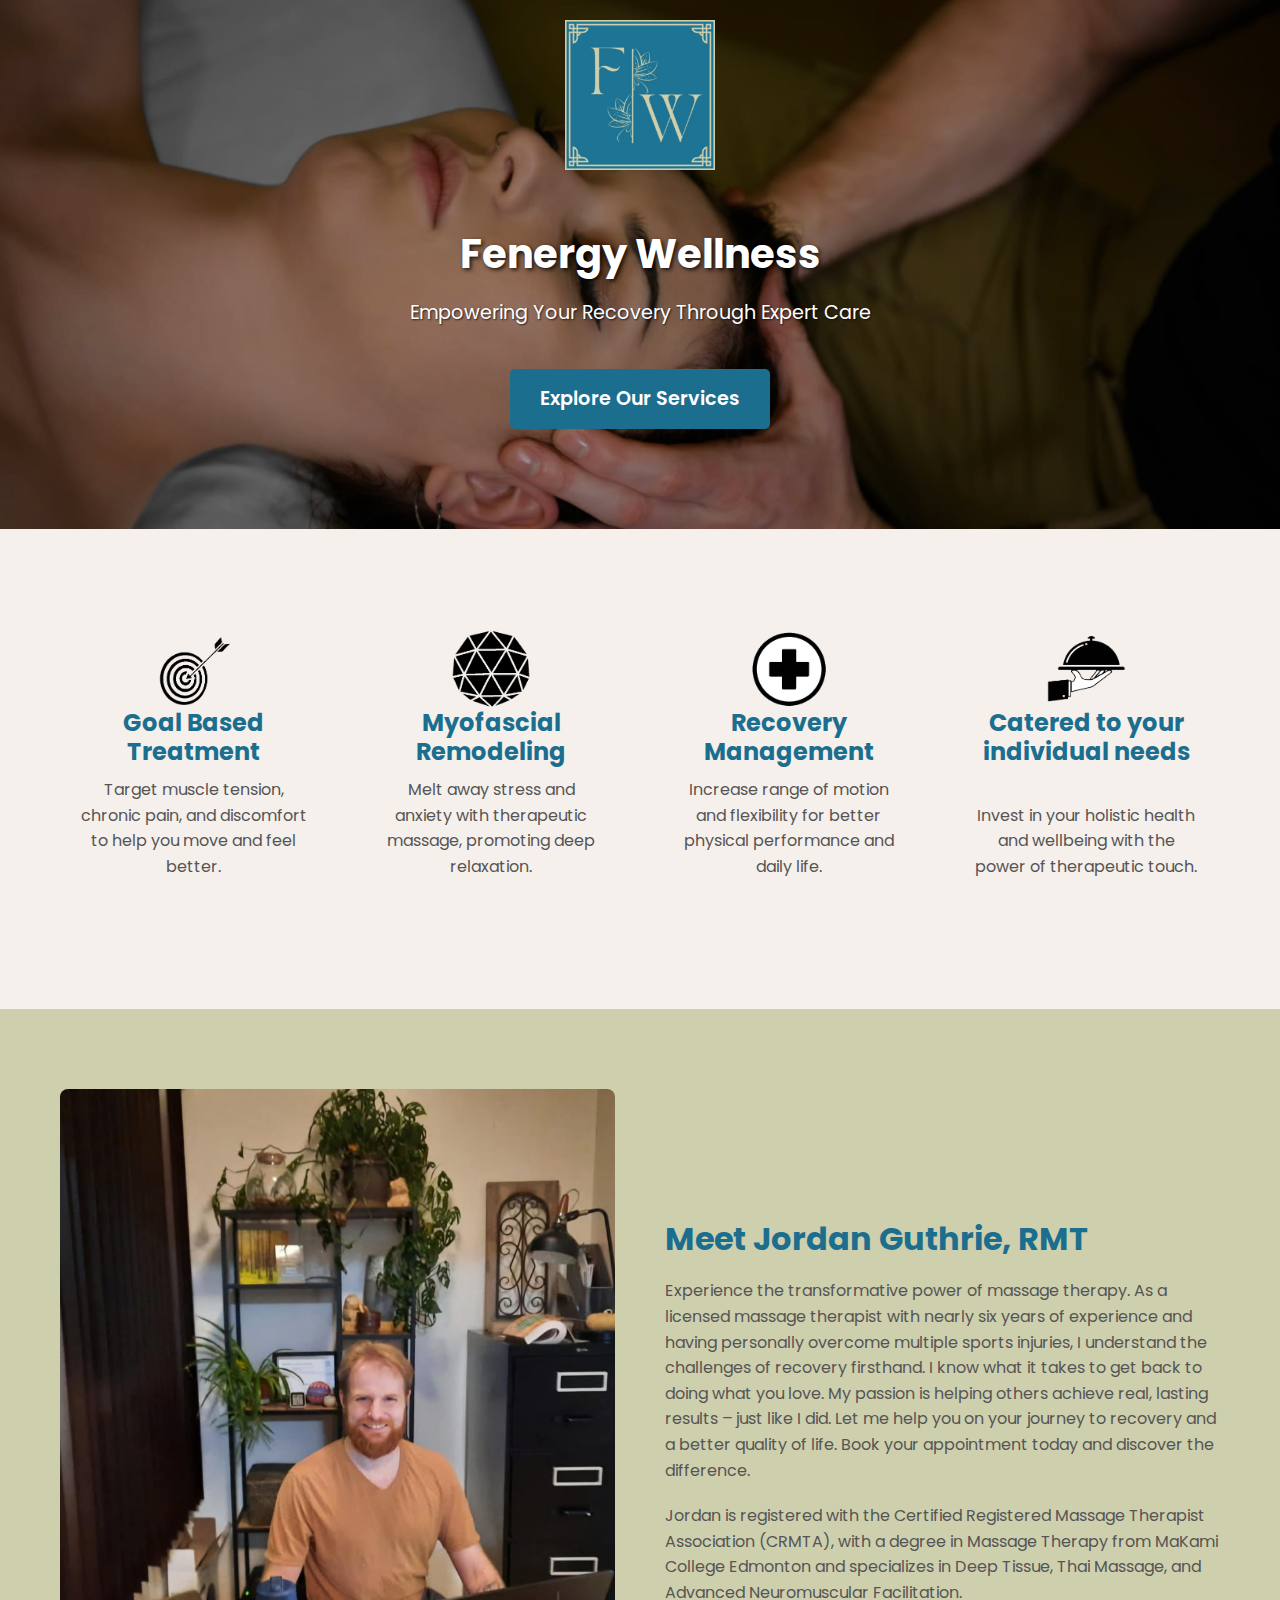
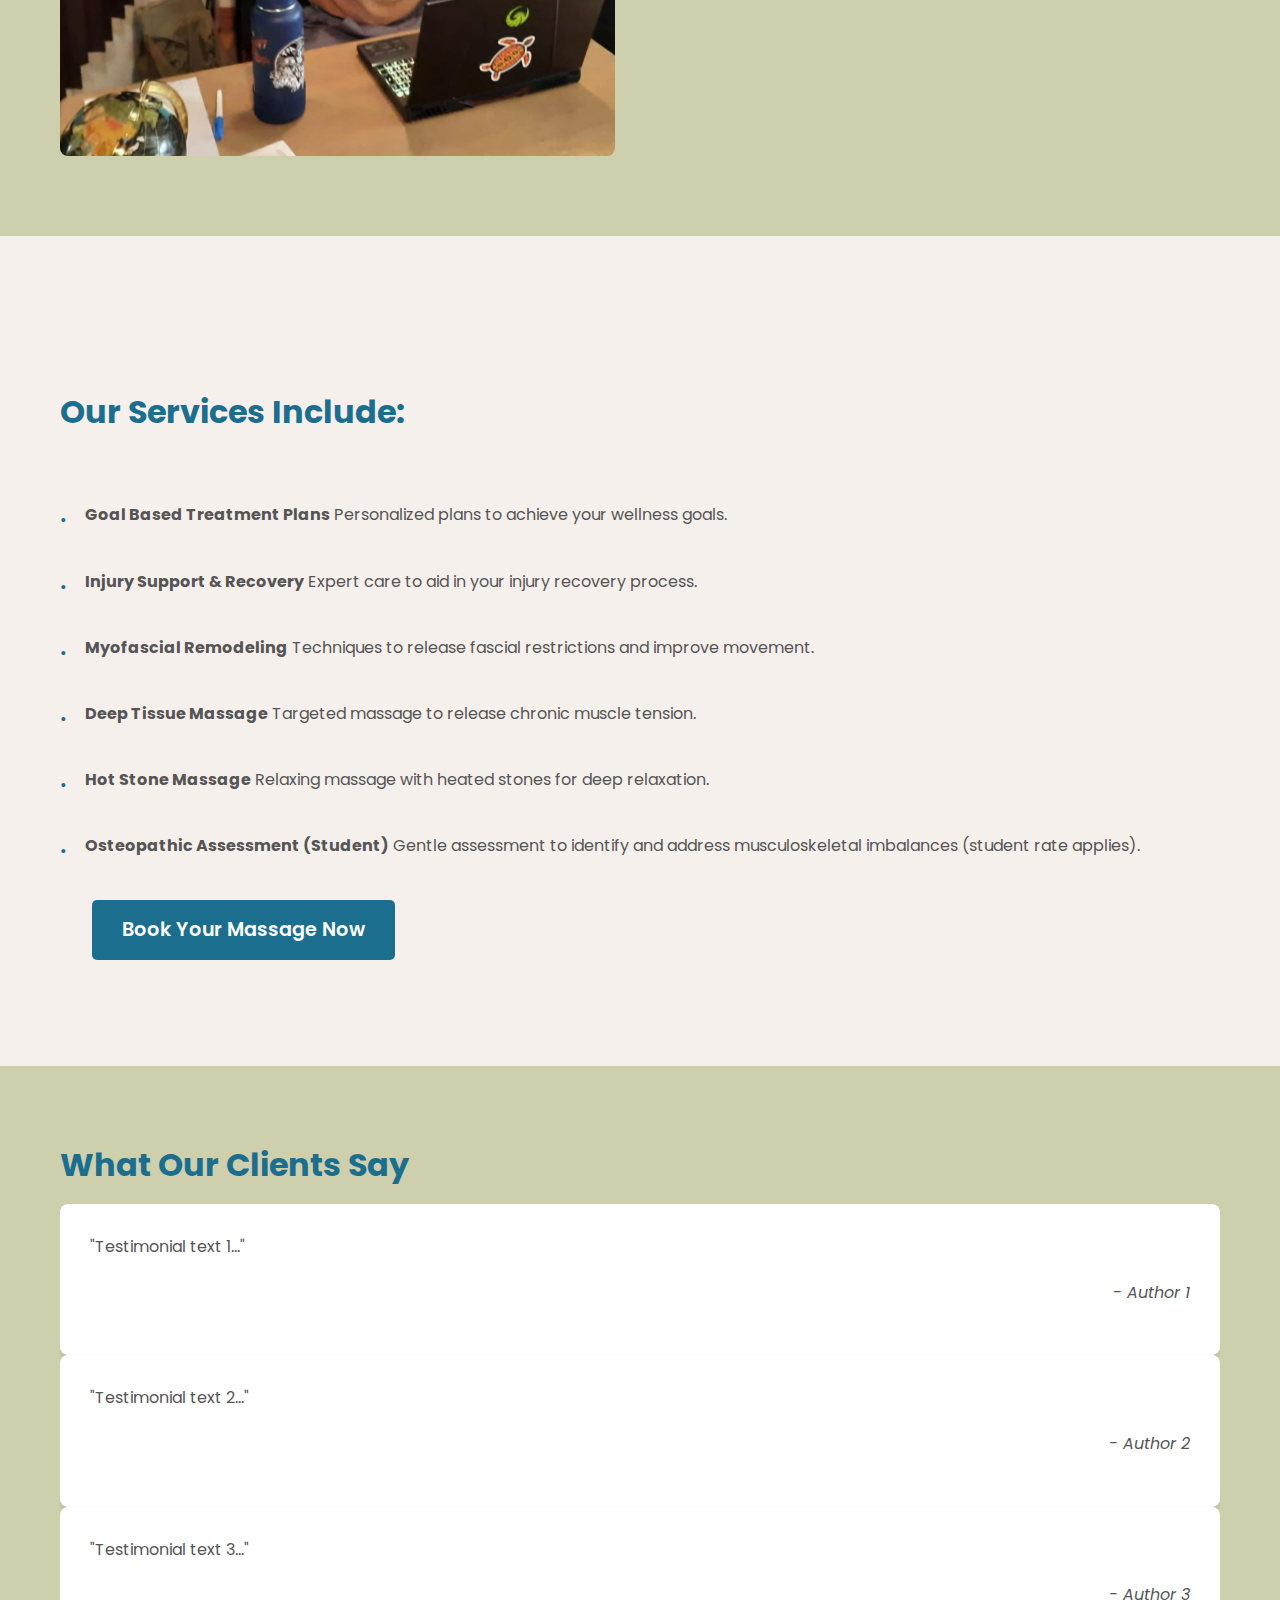
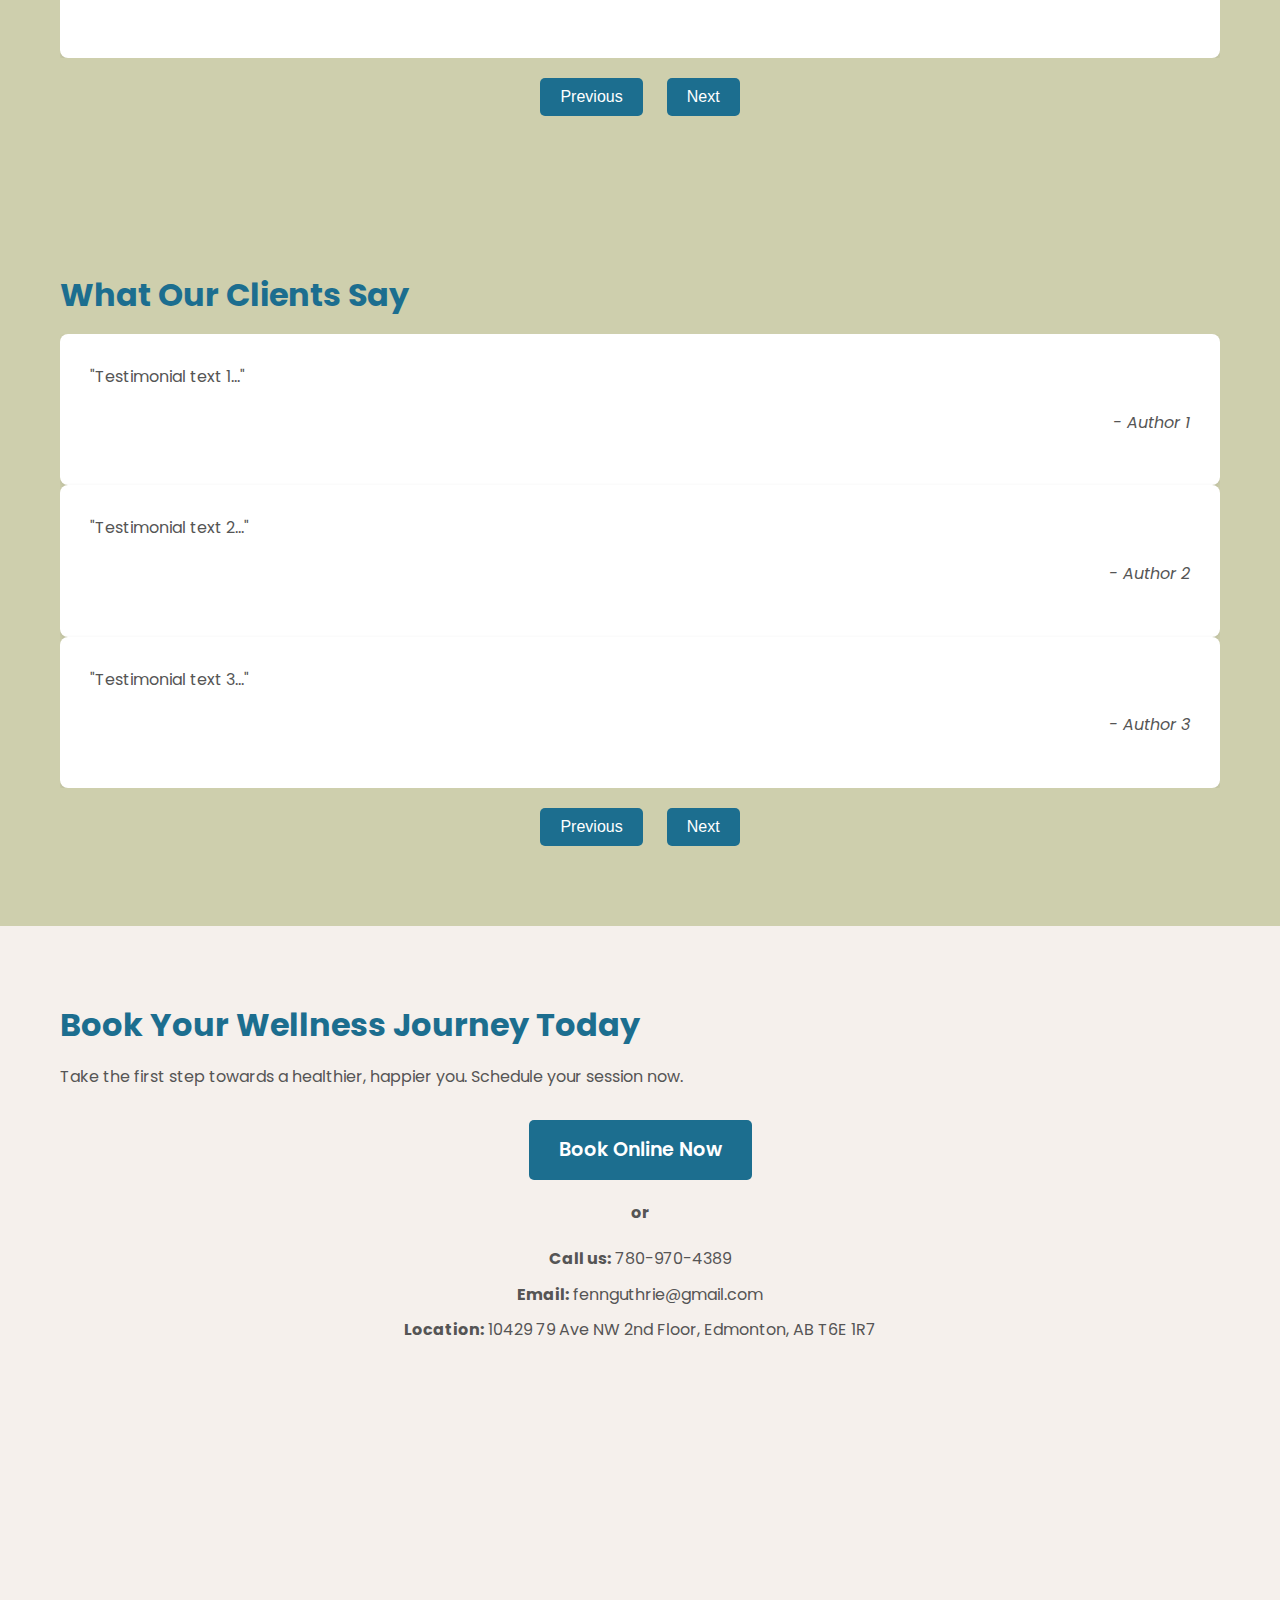
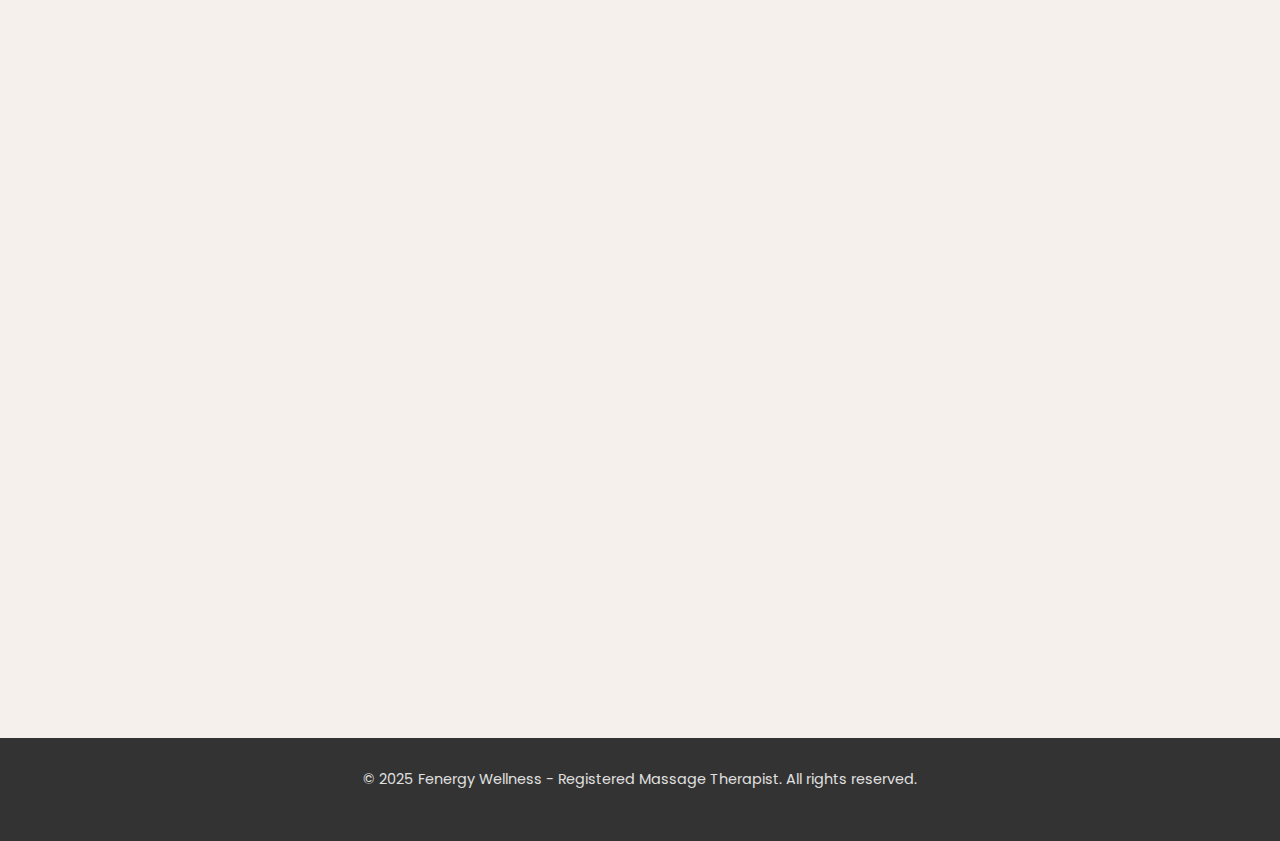
<file: index.html>
<!DOCTYPE html>
<html lang="en">
<head>
    <meta charset="UTF-8">
    <meta name="viewport" content="width=device-width, initial-scale=1.0">
    <title>Fenergy Wellness - Registered Massage Therapist</title>
    <link rel="stylesheet" href="style.css">
    <link rel="preconnect" href="https://fonts.googleapis.com">
    <link rel="preconnect" href="https://fonts.gstatic.com" crossorigin>
    <link href="https://fonts.googleapis.com/css2?family=Poppins:wght@400;600;700&family=Roboto:wght@400;500&display=swap" rel="stylesheet">
</head>
<body>
    <script src="script.js"></script>
    <header class="hero">
        <div class="hero-content">
            <img src="Images/Fenergy_logo.jpg" alt="Fenergy Wellness Logo" class="hero-logo">
            <h1>Fenergy Wellness</h1>
            <p class="hero-subheadline">Empowering Your Recovery Through Expert Care</p>
            <a href="https://fenergywellness.clinicsense.com/book/" class="button primary-button large-button">Explore Our Services</a>
        </div>
    </header>

    <section class="benefits section-padding">
        <div class="container">
              <div class="benefits-grid">
                <div class="benefit-item">
                    <img src="Images/Transparent bullseye.png" alt="Goal Based Treatment Icon" class="benefit-icon-large">
                    <h3>Goal Based Treatment</h3>
                    <p>Target muscle tension, chronic pain, and discomfort to help you move and feel better.</p>
                </div>
                <div class="benefit-item">
                    <img src="Images/Transparent triangle.png" alt="Myofascial Remodeling Icon" class="benefit-icon-large">
                    <h3>Myofascial Remodeling</h3>
                    <p>Melt away stress and anxiety with therapeutic massage, promoting deep relaxation.</p>
                </div>
                <div class="benefit-item">
                    <img src="Images/Transparent plus.png" alt="Recovery Management Icon">
                    <h3>Recovery Management</h3>
                    <p>Increase range of motion and flexibility for better physical performance and daily life.</p>
                </div>
                <div class="benefit-item">
                    <img src="Images/Transparent tray.png" alt="Catered To You Icon" class="benefit-icon-large">
                    <h3>Catered to your individual needs</h3>
                    <p>Invest in your holistic health and wellbeing with the power of therapeutic touch.</p>
                </div>
            </div>
        </div>
    </section>

    <section class="about section-padding bg-light">
        <div class="container">
            <div class="about-content">
                <div class="about-image">
                    <img src="Images/Fenn_headshot.jpg" alt="Registered Massage Therapist Image">
                </div>
                <div class="about-text">
                    <h2>Meet Jordan Guthrie, RMT</h2>
                    <p>Experience the transformative power of massage therapy.  As a licensed massage therapist with nearly six years of experience and having personally overcome multiple sports injuries, I understand the challenges of recovery firsthand.  I know what it takes to get back to doing what you love.  My passion is helping others achieve real, lasting results – just like I did. Let me help you on your journey to recovery and a better quality of life.  Book your appointment today and discover the difference.</p>
                    <p>Jordan is registered with the Certified Registered Massage Therapist Association (CRMTA), with a degree in Massage Therapy from MaKami College Edmonton and specializes in Deep Tissue, Thai Massage, and Advanced Neuromuscular Facilitation.</p>
                </div>
            </div>
        </div>
    </section>
</section>    
 
    
   <section class="services section-padding">
        <div class="container">
            <h2>Our Services Include:</h2>
                <ul class="services-list">
                <li><strong>Goal Based Treatment Plans</strong> Personalized plans to achieve your wellness goals.</li>
                <li><strong>Injury Support &amp; Recovery</strong> Expert care to aid in your injury recovery process.</li>
                <li><strong>Myofascial Remodeling</strong> Techniques to release fascial restrictions and improve movement.</li>
                <li><strong>Deep Tissue Massage</strong> Targeted massage to release chronic muscle tension.</li>
                <li><strong>Hot Stone Massage</strong> Relaxing massage with heated stones for deep relaxation.</li>
                <li><strong>Osteopathic Assessment (Student)</strong> Gentle assessment to identify and address musculoskeletal imbalances (student rate applies).</li>
            </ul>
            <a href="https://fenergywellness.clinicsense.com/book/" class="button primary-button large-button">Book Your Massage Now</a>
        </div>
    </section>


<section class="testimonials section-padding bg-light">
    <div class="container">
        <h2>What Our Clients Say</h2>
        <div class="testimonial-carousel">
            <div class="testimonial-slide"> <div class="testimonial-item"> <p>"Testimonial text 1..."</p>
                    <p class="testimonial-author">- Author 1</p>
                </div>
            </div>
            <div class="testimonial-slide"> <div class="testimonial-item"> <p>"Testimonial text 2..."</p>
                    <p class="testimonial-author">- Author 2</p>
                </div>
            </div>
            <div class="testimonial-slide"> <div class="testimonial-item"> <p>"Testimonial text 3..."</p>
                    <p class="testimonial-author">- Author 3</p>
                </div>
            </div>
        </div>
        <div class="carousel-navigation">
            <button class="prev-slide">Previous</button>
            <button class="next-slide">Next</button>
        </div>
    </div>
</section>

<section class="testimonials section-padding bg-light">
    <div class="container">
        <h2>What Our Clients Say</h2>
        <div class="testimonial-carousel">
            <div class="testimonial-slide"> <div class="testimonial-item"> <p>"Testimonial text 1..."</p>
                    <p class="testimonial-author">- Author 1</p>
                </div>
            </div>
            <div class="testimonial-slide"> <div class="testimonial-item"> <p>"Testimonial text 2..."</p>
                    <p class="testimonial-author">- Author 2</p>
                </div>
            </div>
            <div class="testimonial-slide"> <div class="testimonial-item"> <p>"Testimonial text 3..."</p>
                    <p class="testimonial-author">- Author 3</p>
                </div>
            </div>
        </div>
        <div class="carousel-navigation">
            <button class="prev-slide">Previous</button>
            <button class="next-slide">Next</button>
        </div>
    </div>
</section>

    <section class="booking section-padding" id="book-now">
        <div class="container">
            <h2>Book Your Wellness Journey Today</h2>
            <p class="section-description">Take the first step towards a healthier, happier you. Schedule your session now.</p>
            <div class="booking-options">
                <a href="https://fenergywellness.clinicsense.com/book/" class="button primary-button large-button">Book Online Now</a>
                <p class="or-separator">or</p>
                <div class="contact-details">
                    <p><strong>Call us:</strong> <a href="tel:[Phone Number]">780-970-4389</a></p>
                    <p><strong>Email:</strong> <a href="mailto:[Email Address]">fennguthrie@gmail.com</a></p>
                    <p><strong>Location:</strong> 10429 79 Ave NW 2nd Floor, Edmonton, AB T6E 1R7 </a></p>
    
                    <div class="booking-map-container">                        
                       <iframe src="https://www.google.com/maps/embed?pb=!1m18!1m12!1m3!1d2372.3916955536424!2d-113.4997547!3d53.5150611!2m3!1f0!2f0!3f0!3m2!1i1024!2i768!4f13.1!3m3!1m2!1s0x53a023061a57550f%3A0x71eb9d4327f91189!2sFenergy%20Wellness%20-%20Registered%20Massage%20Therapist!5e0!3m2!1sen!2sca!4v1739679423065!5m2!1sen!2sca" width="600" height="450" style="border:0;" allowfullscreen="" loading="lazy" referrerpolicy="no-referrer-when-downgrade"></iframe>
                    </div></a></p> 
            </div>
        </div>
    </section>

    <footer class="footer">
        <div class="container">
            <p>© 2025 Fenergy Wellness - Registered Massage Therapist. All rights reserved.</p>
        </div>
    </footer>
</section>

</body>
</html>
</file>
<file: style.css>
/* Updated style.css */

/* Reset and Basic Styling */
*, *::before, *::after {
    box-sizing: border-box;
    margin: 0;
    padding: 0;
}

/* --- Color Palette CSS Variables (Serene Wellness) --- */
:root {
    --primary-color: #1C6E8F;         /* Deep Blue-Green */
    --secondary-color-1: #F5F0EC;      /* Warm Beige/Cream */
    --secondary-color-2: #E0E0E0;      /* Light Gray */
    --accent-color: #B2BEB5;           /* Muted Sage Green */
    --text-color-dark: #333;           /* Dark Gray for primary text (like headings) */
    --text-color-light: #555;          /* Lighter Gray for secondary text, body copy */
    --background-light: #CECFAD;       /* Light Background (like for sections) */
    --background-hero: #e0f7fa;        /* Hero Section Background (light cyan/teal - we can keep this or adjust with palette) */
    --white: #fff;                    /* Pure White */
}

body {
    font-family: 'Poppins', sans-serif; /* Or 'Roboto', sans-serif for body text */
    line-height: 1.6;
    color: var(--text-color-light);
    background-color: var(--secondary-color-1); /* Main body background set to white */
}

img {
    max-width: 100%;
    display: block; /* Prevents extra space below images */
}

a {
    text-decoration: none;
    color: inherit; /* Inherit color from parent */
}

.container {
    max-width: 1200px;
    margin: 0 auto;
    padding: 0 20px; /* Add some side padding on smaller screens */
}

.section-padding {
    padding: 80px 0; /* Top and bottom padding for sections */
}

.section-description {
    color: var(--text-color-light);
    margin-bottom: 30px;
    font-size: 1rem;
}

.bg-light {
    background-color: var(--background-light); /* Light grey background for alternating sections */
}

/* Typography */
h1, h2, h3 {
    font-family: 'Poppins', sans-serif;
    font-weight: 700;
    margin-bottom: 20px;
    line-height: 1.2;
    color: var(--primary-color); /* Headings in primary blue-green */
}

h1 {
    font-size: 2.5rem;
}

h2 {
    font-size: 2rem;
}

h3 {
    font-size: 1.5rem;
}

p {
    margin-bottom: 20px;
}

/* Buttons */
.button {
    display: inline-block;
    padding: 12px 25px;
    border-radius: 5px;
    font-size: 1rem;
    font-weight: 600;
    text-align: center;
    transition: background-color 0.3s ease; /* Smooth hover effect */
}

.primary-button {
    background-color: var(--primary-color); /* Primary buttons in blue-green */
    color: var(--white);
    border: none;
}

.primary-button:hover {
    background-color: var(--background-hero);
}

.large-button {
    font-size: 1.2rem;
    padding: 15px 30px;
}

.mid-page-button-container {
    text-align: center;
    margin-top: 30px;
    margin-bottom: 50px;
}

/* Hero Section */
.hero {
    /* background-color: var(--secondary-color-1);  Beige background removed - using image now */
    background-image: url('Images/Fen head massage.jpeg'); /* Make sure path is correct! */
    background-size: cover;
    background-position: center center;
    background-repeat: no-repeat;
    padding: 20px 0 100px;
    text-align: center;
    position: relative; /* For overlay */
    color: var(--white); /* Default text color in hero section set to white */
}

/* Hero Section - Logo Styling */
.hero-logo {
    max-width: 150px; /* Adjust logo max width as needed */
    height: auto; /* Maintain aspect ratio */
    margin-bottom: 60px; /* Space between logo and headline */
    display: block; /* Center logo horizontally */
    margin-left: auto; /* Center logo horizontally */
    margin-right: auto; /* Center logo horizontally */
}

/* Media query for smaller screens - make logo smaller on mobile */
@media (max-width: 576px) {
    .hero-logo {
        max-width: 120px; /* Smaller logo on mobile */
        margin-bottom: 60px; /* Less space below logo on mobile */
    }
}
.hero::before {
    content: "";
    position: absolute;
    top: 0;
    left: 0;
    width: 100%;
    height: 100%;
    background-color: rgba(0, 0, 0, 0.3); /* Semi-transparent black overlay */
    z-index: 1; /* Behind text content */
}

.hero-content {
    max-width: 800px;
    margin: 0 auto;
    position: relative; /* To be on top of overlay */
    z-index: 2; /* Above overlay */
}

.hero h1 {
    color: var(--white); /* Hero headline white */
    margin-bottom: 20px;
    text-shadow: 2px 2px 4px rgba(0, 0, 0, 0.8); /* Add black text-shadow */
}

.hero-subheadline {
    font-size: 1.2rem;
    color: var(--white); /* Hero subheadline white */
    margin-bottom: 40px;
    text-shadow: 1px 1px 2px rgba(0, 0, 0, 0.7); /* Add slightly less prominent text-shadow */
}

.benefits-grid {
    display: grid;
    grid-template-columns: repeat(auto-fit, minmax(250px, 1fr)); /* Responsive grid */
    gap: 30px;
    text-align: center;
    align-items: stretch; /* Add this line to stretch grid items to equal height */
}

.benefit-item img {
    margin: 0 auto 0; /* Changed to 0 bottom margin */
    /* max-width: 80px;  Removed fixed width/height - using max now for flexibility */
    max-width: 80px;
    max-height: 80px;
    object-fit: contain; /* Scale image to fit within container, maintaining aspect ratio */
}
.benefit-item {
    text-align: center;
    padding: 20px; /* Keep existing padding or adjust as needed */
    padding-bottom: 30px; /* Keep your adjusted bottom padding */
    /* border-radius: 8px; */
    /* background-color: white; */
    /* box-shadow: 0 2px 5px rgba(0, 0, 0, 0.1); */

    display: flex;          /* Enable flexbox for benefit-item */
    flex-direction: column; /* Stack content vertically inside benefit-item */
}

.benefit-item h3 {
    margin-bottom: 10px; /* Keep existing margin-bottom for h3 */
    min-height: 3rem;    /* Add a minimum height to h3 - adjust this value */
    display: flex;        /* Make h3 a flex container itself */
    align-items: center;  /* Vertically center the text within h3 */
    justify-content: center; /* Optionally center text horizontally within h3 if needed */
}

.benefit-item p {
    margin-top: auto;      /* Push paragraphs to the bottom */
}

/* About Section */
.about-content {
    display: grid;
    grid-template-columns: 1fr 1fr; /* Two equal columns */
    gap: 50px;
    align-items: center; /* Vertically align content */
}

.about-image {
    border-radius: 8px; /* Rounded corners for image */
    overflow: hidden; /* Ensure image stays within rounded corners */
}

.about-text {
    /* Text content for About section */
}

/* Services Section */
.services-list {
    list-style: none; /* Remove default list bullets */
    padding-left: 0; /* Remove default left padding for ul */
}

.services-list li {
    margin-bottom: 15px;
    padding-left: 25px; /* Add some left padding for indentation */
    position: relative; /* For pseudo-element bullet */
}

.services-list li::before {
    content: "\2022"; /* Unicode for a bullet point */
    position: absolute;
    left: 0;
    top: 5px;
    color: var(--primary-color); /* Bullet point color - primary blue-green */
}

/* --- Testimonials Section CSS (Revised for One Testimonial Per Page) --- */

/* Overall Testimonials Section Styling */
.testimonials.section-padding.bg-light {
    /* Inherits section-padding and bg-light classes */
}

/* Testimonial Carousel Container - Ensure Full Width */
.testimonial-carousel {
    overflow-x: hidden; /* Hide slides that are not visible */
    position: relative; /* For navigation button positioning */
    width: 100%;        /* Make sure carousel container takes full width */
    max-width: 100%;    /* Ensure it doesn't exceed parent width if necessary */
}

/* Individual Testimonial Slides - Take Full Carousel Width */
.testimonial-slide {
    padding: 0;
    box-sizing: border-box;
    flex: 0 0 100%; 
    width: 100%;
}

/* Styles for Testimonial Item Content (Inside Slides) - Keep existing styles */
.testimonial-item {
    background-color: white;
    padding: 30px;
    border-radius: 8px;
    box-shadow: 0 2px 5px rgba(0, 0, 0, 0.1);
    margin: 0; /* Ensure no margins are causing overflow */
}

/* Testimonial Author Style - Keep existing styles */
.testimonial-author {
    font-style: italic;
    text-align: right;
    margin-top: 15px;
    color: var(--text-color-light);
}

/* Carousel Navigation Buttons Container - Keep existing styles */
.carousel-navigation {
    text-align: center;
    margin-top: 20px;
}

/* Carousel Navigation Buttons (Previous/Next) - Keep existing styles */
.carousel-navigation button {
    background-color: var(--primary-color);
    color: white;
    border: none;
    padding: 10px 20px;
    margin: 0 10px;
    border-radius: 5px;
    cursor: pointer;
    font-size: 1rem;
    transition: background-color 0.3s ease;
}

.carousel-navigation button:hover {
    background-color: var(--background-hero);
}

/* --- End of Testimonials Section CSS --- */

/* Booking Section */
.booking-options {
    text-align: center;
}

.booking-map-container {
    position: relative;
    padding-bottom: 75%; /* Adjust this percentage for desired map aspect ratio (e.g., 100% for square, 75% for 4:3, 56.25% for 16:9) */
    height: 0;
    overflow: hidden;
}

.booking-map-container iframe {
    position: absolute;
    top: 0;
    left: 0;
    width: 100%;
    height: 100%;
}
.or-separator {
    margin: 20px 0;
    font-weight: bold;
    color: var(--text-color-light); /* Use lighter text color for separator */
}

.contact-details {
    margin-top: 20px;
}

.contact-details p {
    margin-bottom: 10px;
}

/* Footer - Adjusted colors to use variables */
.footer {
    background-color: var(--text-color-dark); /* Dark background for footer */
    color: var(--secondary-color-2);      /* Light text for footer */
    padding: 30px 0;
    text-align: center;
    font-size: 0.9rem;
}


/* Media Queries for Responsiveness (No Changes Here) */
@media (max-width: 768px) {
    /* Tablet and smaller screens */
    .hero {
        padding: 20px 0 80px; /* Adjust hero padding on smaller screens */
    }

    .hero h1 {
        font-size: 2rem;
    }

    .hero-subheadline {
        font-size: 1.1rem;
    }

    .about-content {
        grid-template-columns: 1fr; /* Stack columns on smaller screens */
        text-align: center; /* Center text in stacked about section */
    }

    .about-image {
        margin-bottom: 30px; /* Add space below image when stacked */
    }

    .section-padding {
        padding: 60px 0; /* Reduce section padding on smaller screens */
    }

    h2 {
        font-size: 1.8rem; /* Slightly smaller section headings */
    }
}

@media (max-width: 576px) {
    /* Even smaller screens (mobile) */
    .hero h1 {
        font-size: 1.7rem; /* Even smaller hero headline on mobile */
    }

    .hero-subheadline {
        font-size: 1rem;
    }

    .section-padding {
        padding: 40px 0; /* Further reduce section padding on mobile */
    }

    .button, .large-button {
        font-size: 1rem; /* Buttons smaller on mobile */
        padding: 10px 20px;
    }

    .large-button {
        font-size: 1.1rem; /* Slightly larger button still on mobile */
        padding: 12px 25px;
    }
}

/* --- Accessibility Reminder --- */
/*
IMPORTANT: Remember to check color contrast ratios for text and backgrounds
to ensure accessibility, especially for users with visual impairments.
Use a tool like the WebAIM Color Contrast Checker. You may need to adjust
the color variables in the :root section to meet accessibility standards if needed.
*/
</file>
